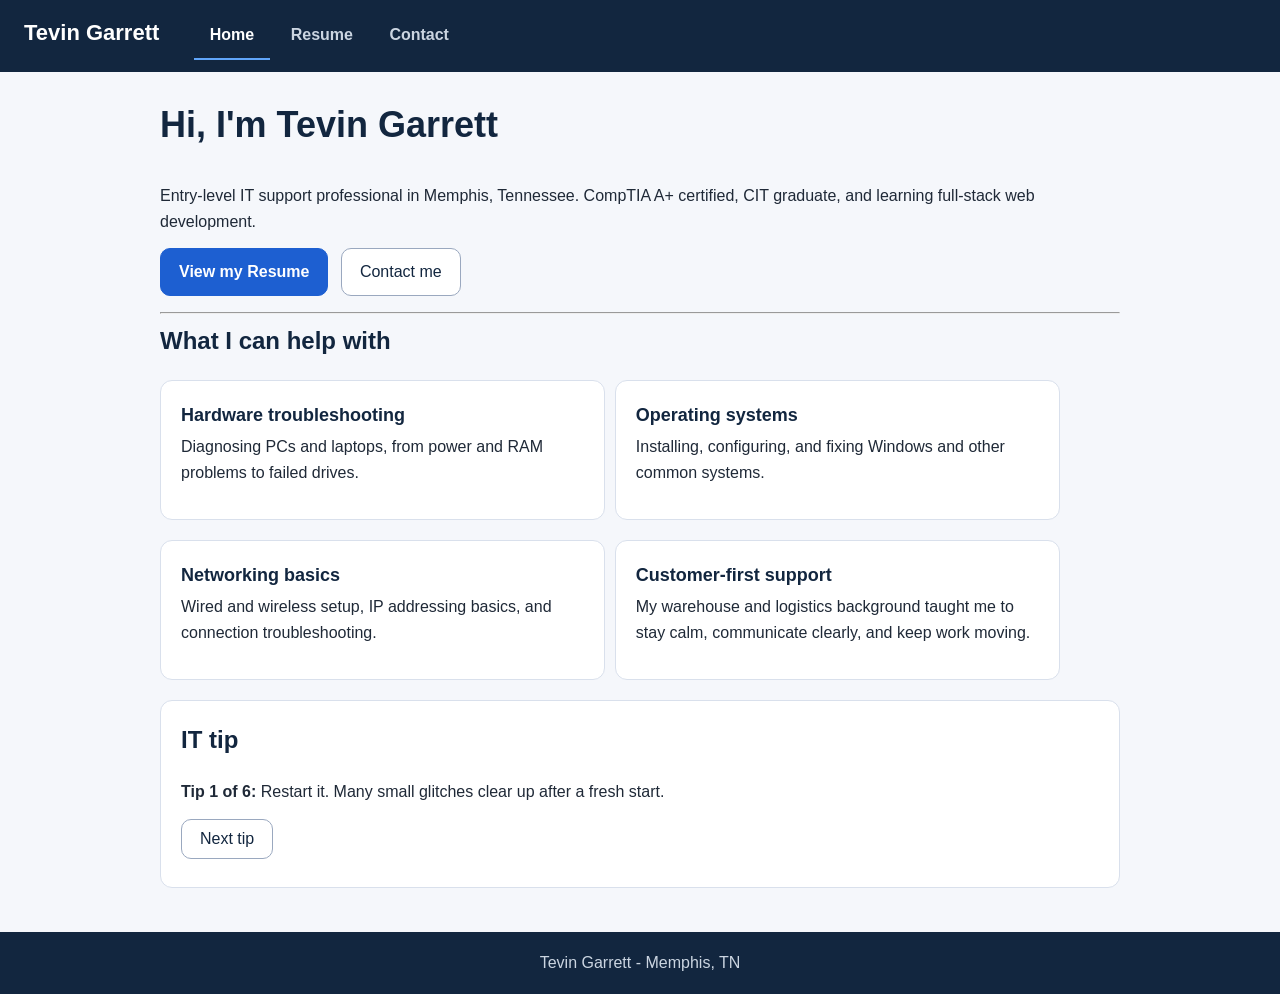
<file: index.html>
<!DOCTYPE html>
<html lang="en">
<head>
  <meta charset="UTF-8">
  <meta name="viewport" content="width=device-width, initial-scale=1.0">
  <title>Tevin Garrett | IT Support Portfolio</title>
  <link rel="stylesheet" href="css/styles.css">
</head>
<body>
  <header>
    <a class="brand" href="index.html">Tevin Garrett</a>
    <nav>
      <a class="current" href="index.html">Home</a>
      <a href="resume.html">Resume</a>
      <a href="contact.html">Contact</a>
    </nav>
  </header>

  <main>
    <section>
      <h1>Hi, I'm Tevin Garrett</h1>
      <p>Entry-level IT support professional in Memphis, Tennessee. CompTIA A+ certified, CIT graduate, and learning full-stack web development.</p>
      <a class="btn selected" href="resume.html">View my Resume</a>
      <a class="btn" href="contact.html">Contact me</a>
    </section>

    <hr>

    <h2>What I can help with</h2>
    <div id="services"></div>

    <section class="card">
      <h2>IT tip</h2>
      <div id="tip"></div>
      <button class="btn" onclick="showTip()">Next tip</button>
    </section>
  </main>

  <footer>Tevin Garrett - Memphis, TN</footer>

  <script src="js/index.js"></script>
</body>
</html>
</file>
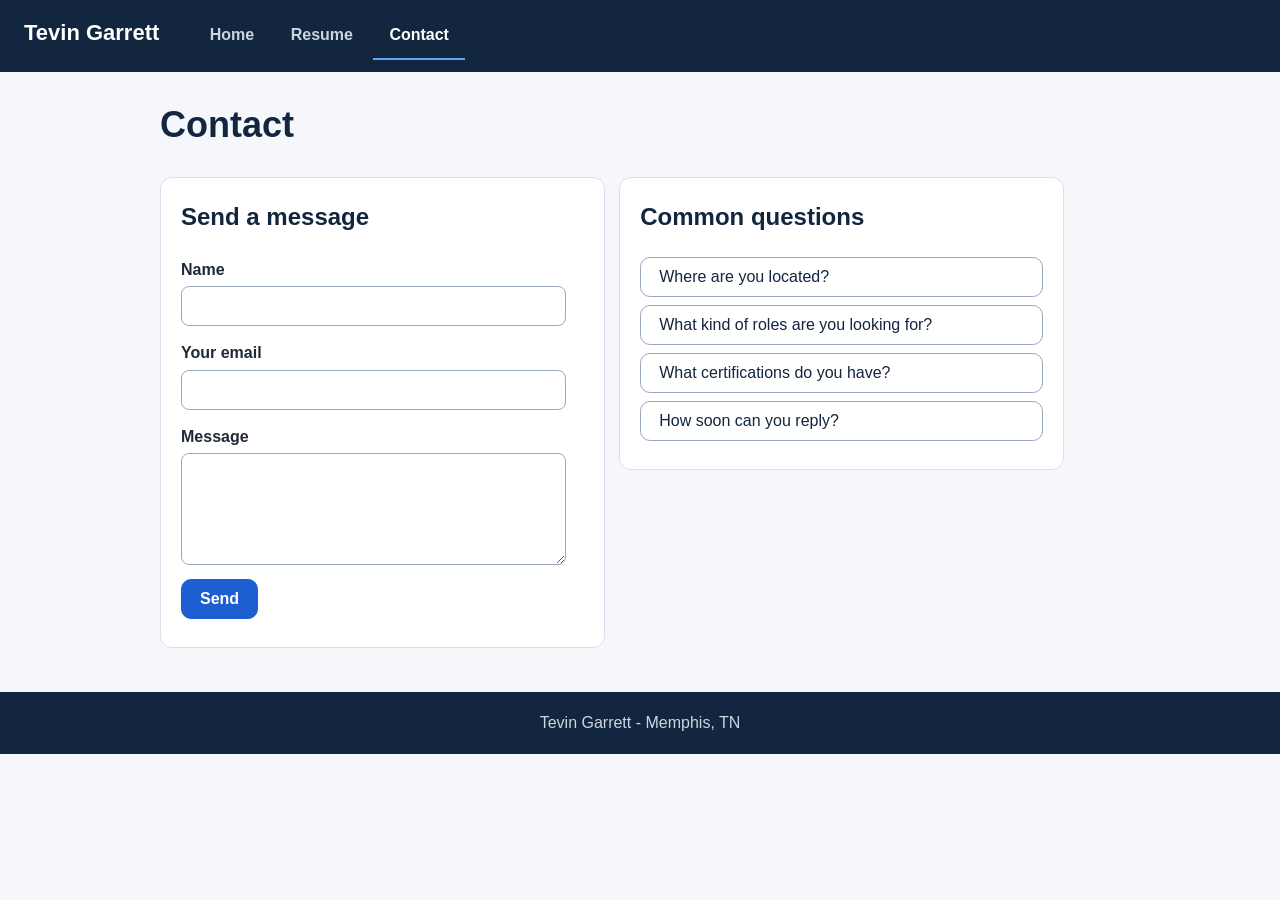
<file: contact.html>
<!DOCTYPE html>
<html lang="en">
<head>
  <meta charset="UTF-8">
  <meta name="viewport" content="width=device-width, initial-scale=1.0">
  <title>Contact | Tevin Garrett</title>
  <link rel="stylesheet" href="css/styles.css">
</head>
<body>
  <header>
    <a class="brand" href="index.html">Tevin Garrett</a>
    <nav>
      <a href="index.html">Home</a>
      <a href="resume.html">Resume</a>
      <a class="current" href="contact.html">Contact</a>
    </nav>
  </header>

  <main>
    <h1>Contact</h1>

    <section class="card half">
      <h2>Send a message</h2>
      <div id="form-errors"></div>
      <form action="mailto:tevin.garrett272@gmail.com" method="post" enctype="text/plain" onsubmit="return checkForm()">
        <label for="name">Name</label>
        <input type="text" id="name" name="name">
        <label for="email">Your email</label>
        <input type="text" id="email" name="email">
        <label for="message">Message</label>
        <textarea id="message" name="message" rows="5"></textarea>
        <button type="submit" class="btn selected">Send</button>
      </form>
    </section>

    <section class="card half">
      <h2>Common questions</h2>
      <div id="faq"></div>
    </section>
  </main>

  <footer>Tevin Garrett - Memphis, TN</footer>

  <script src="js/contact.js"></script>
</body>
</html>
</file>
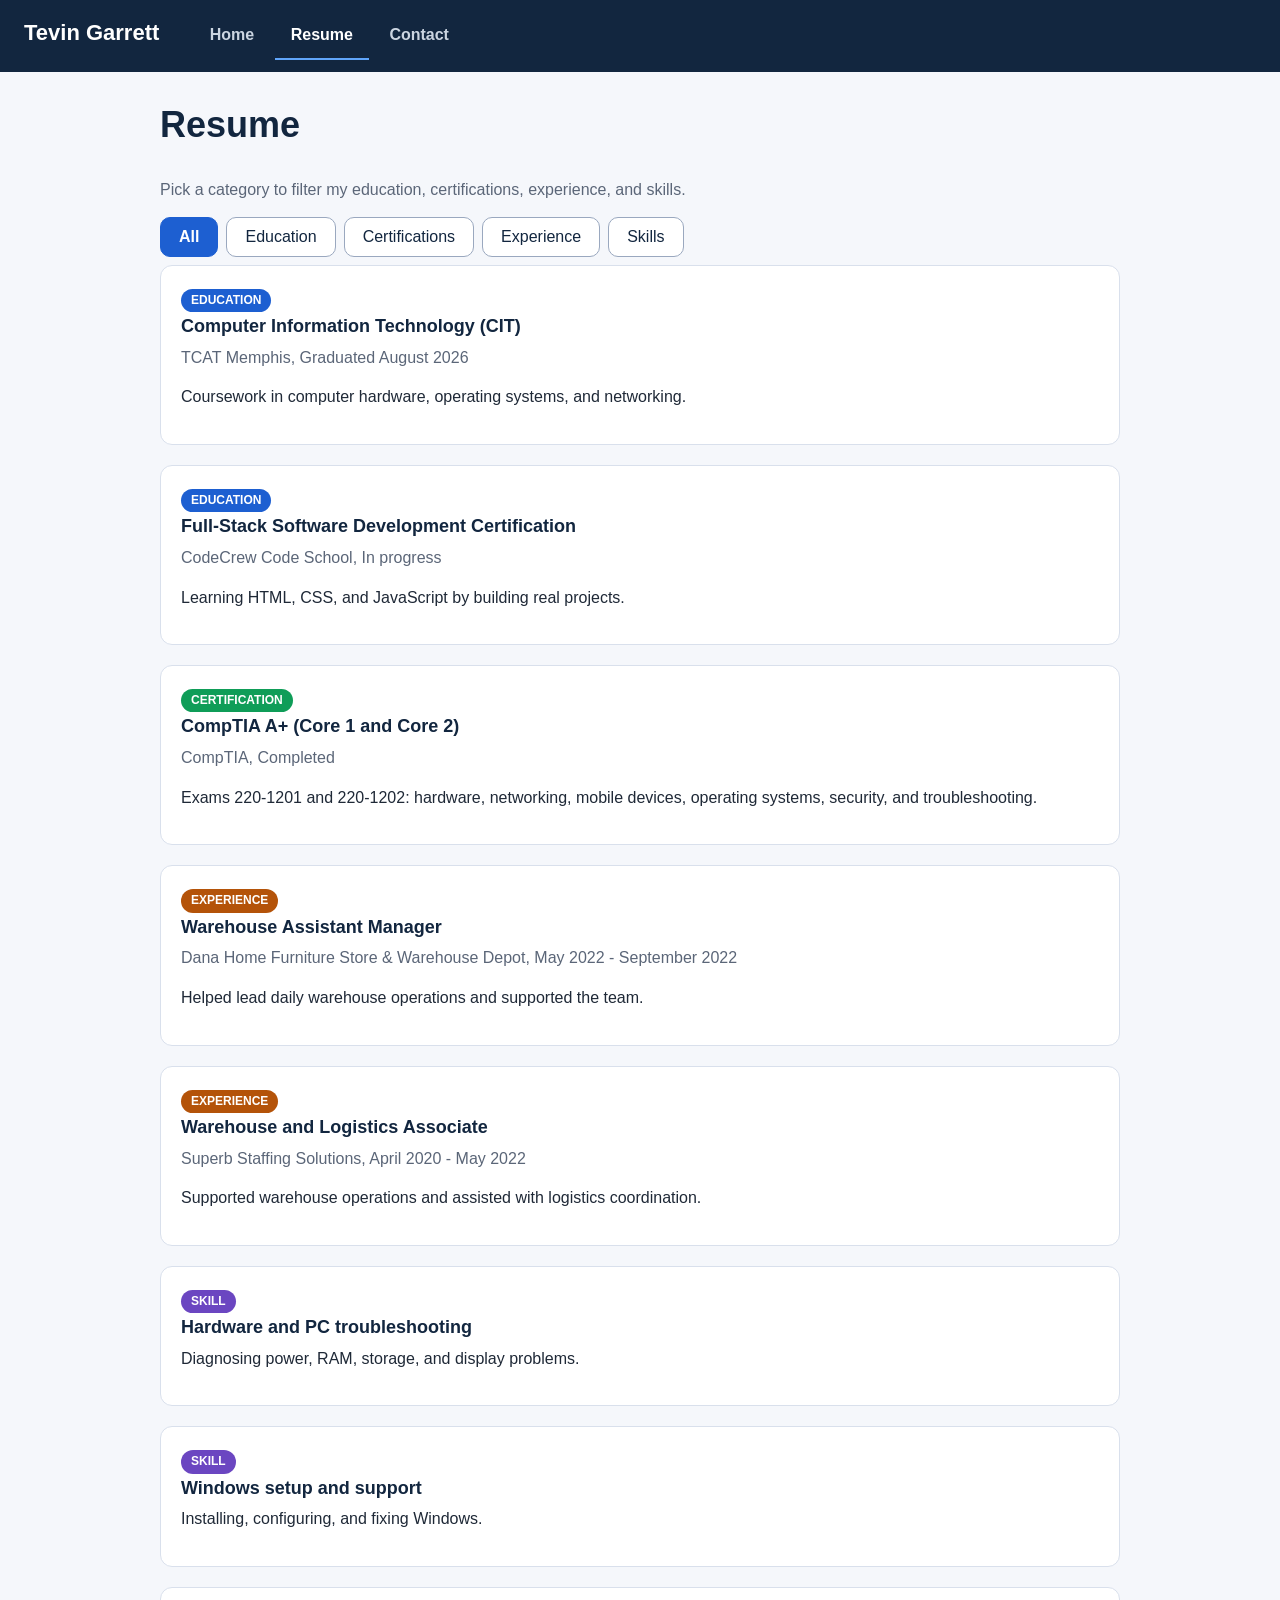
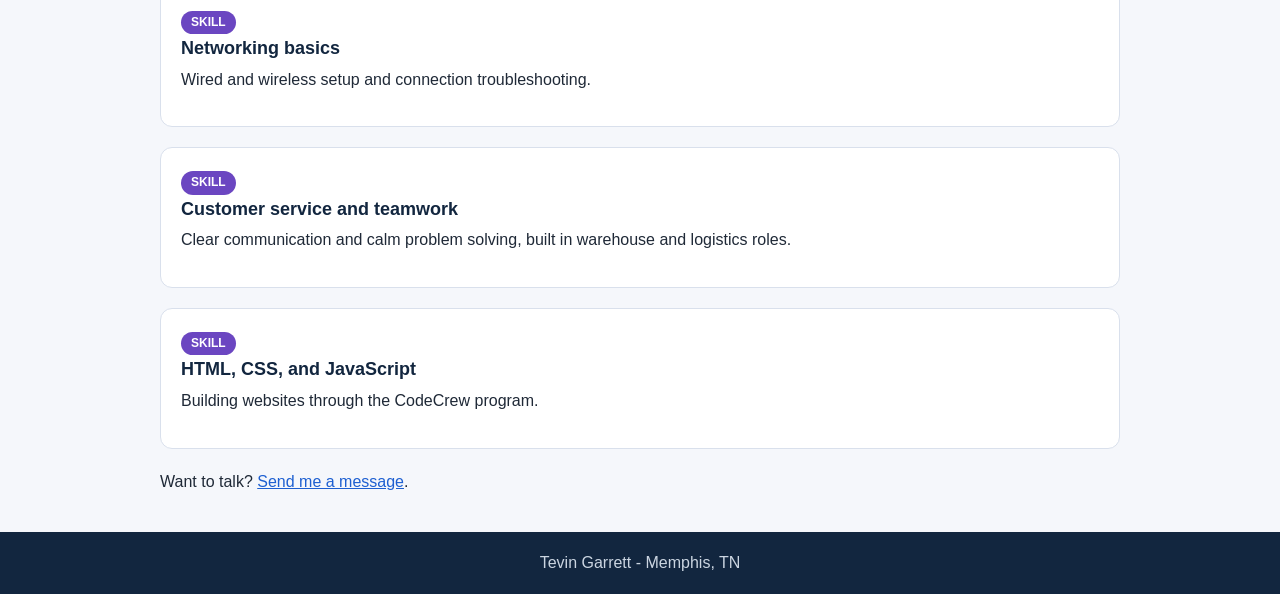
<file: resume.html>
<!DOCTYPE html>
<html lang="en">
<head>
  <meta charset="UTF-8">
  <meta name="viewport" content="width=device-width, initial-scale=1.0">
  <title>Resume | Tevin Garrett</title>
  <link rel="stylesheet" href="css/styles.css">
</head>
<body>
  <header>
    <a class="brand" href="index.html">Tevin Garrett</a>
    <nav>
      <a href="index.html">Home</a>
      <a class="current" href="resume.html">Resume</a>
      <a href="contact.html">Contact</a>
    </nav>
  </header>

  <main>
    <h1>Resume</h1>
    <p class="muted">Pick a category to filter my education, certifications, experience, and skills.</p>

    <div id="filters"></div>
    <div id="entries"></div>

    <p>Want to talk? <a href="contact.html">Send me a message</a>.</p>
  </main>

  <footer>Tevin Garrett - Memphis, TN</footer>

  <script src="js/resume.js"></script>
</body>
</html>
</file>
<file: css/styles.css>
/* One stylesheet for all three html pages */

body {
  margin: 0;
  background-color: #f5f7fb;
  color: #1f2937;
  font-family: Arial, Helvetica, sans-serif;
  line-height: 1.6;
}

h1 { font-size: 36px; margin-top: 0; color: #12263f; }
h2 { font-size: 24px; margin-top: 0; color: #12263f; }
h3 { font-size: 18px; margin-top: 0; margin-bottom: 4px; color: #12263f; }
p { margin-top: 0; margin-bottom: 14px; }
.muted { color: #5b6678; }

/* Link states */
a:link { color: #1d5fd1; }
a:visited { color: #6b46c1; }
a:hover { color: #0b3a8c; }
a:active { color: #d97706; }

/* Header and navigation */
header { background-color: #12263f; padding: 12px 24px; }

.brand {
  display: inline-block;
  margin-right: 30px;
  font-size: 22px;
  font-weight: bold;
}

nav { display: inline-block; }
nav a { display: inline-block; padding: 10px 16px; font-weight: bold; }
nav a:link, nav a:visited, .brand:link, .brand:visited { color: #cbd5e1; text-decoration: none; }
nav a:hover { color: #ffffff; background-color: #1e3a5f; }
nav a.current:link, nav a.current:visited, .brand:link, .brand:visited { color: #ffffff; }
nav a.current:link, nav a.current:visited { border-bottom: 2px solid #60a5fa; }

main { max-width: 960px; margin: 0 auto; padding: 24px; }
footer { background-color: #12263f; color: #cbd5e1; text-align: center; padding: 18px; }

/* Cards and columns */
.card {
  background-color: #ffffff;
  border: 1px solid #d9e0ec;
  border-radius: 12px;
  padding: 20px;
  margin-bottom: 20px;
}

.half {
  display: inline-block;
  vertical-align: top;
  width: 42%;
  min-width: 260px;
  margin-right: 1%;
}

/* Buttons */
button { font-family: Arial, Helvetica, sans-serif; font-size: 16px; cursor: pointer; }

.btn {
  display: inline-block;
  padding: 10px 18px;
  margin: 0 8px 8px 0;
  border: 1px solid #9aa8bf;
  border-radius: 10px;
  background-color: #ffffff;
  color: #12263f;
}

.btn:hover { border-color: #1d5fd1; }
a.btn:link, a.btn:visited { color: #12263f; text-decoration: none; }
.selected, a.selected:link, a.selected:visited { background-color: #1d5fd1; border-color: #1d5fd1; color: #ffffff; font-weight: bold; }

/* Category card tag*/
[class^="tag"] {
  display: inline-block;
  padding: 2px 10px;
  border-radius: 20px;
  color: #ffffff;
  font-size: 12px;
  font-weight: bold;
  text-transform: uppercase;
}
/*Category card tag colors*/
.tag-education { background-color: #1d5fd1; }
.tag-certification { background-color: #0f9d58; }
.tag-experience { background-color: #b45309; }
.tag-skill { background-color: #6b46c1; }

/* Contact form */
label { display: block; font-weight: bold; }

input, textarea {
  display: block;
  width: 90%;
  margin: 4px 0 14px 0;
  padding: 10px;
  border: 1px solid #9aa8bf;
  border-radius: 8px;
  font-family: Arial, Helvetica, sans-serif;
  font-size: 16px;
}

.error { background-color: #fee2e2; border-left: 4px solid #dc2626; padding: 10px 14px; margin-bottom: 14px; }
.question { display: block; width: 100%; text-align: left; margin-bottom: 8px; }
.answer { padding: 0 14px 10px 14px; }

/* Animations */
@keyframes fadein { from { opacity: 0; } to { opacity: 1; } }
@keyframes shake { 0% { margin-left: 0; } 25% { margin-left: -10px; } 75% { margin-left: 10px; } 100% { margin-left: 0; } }
.fade-in { animation-name: fadein; animation-duration: 0.5s; }
.shake { animation-name: shake; animation-duration: 0.3s; }
</file>
